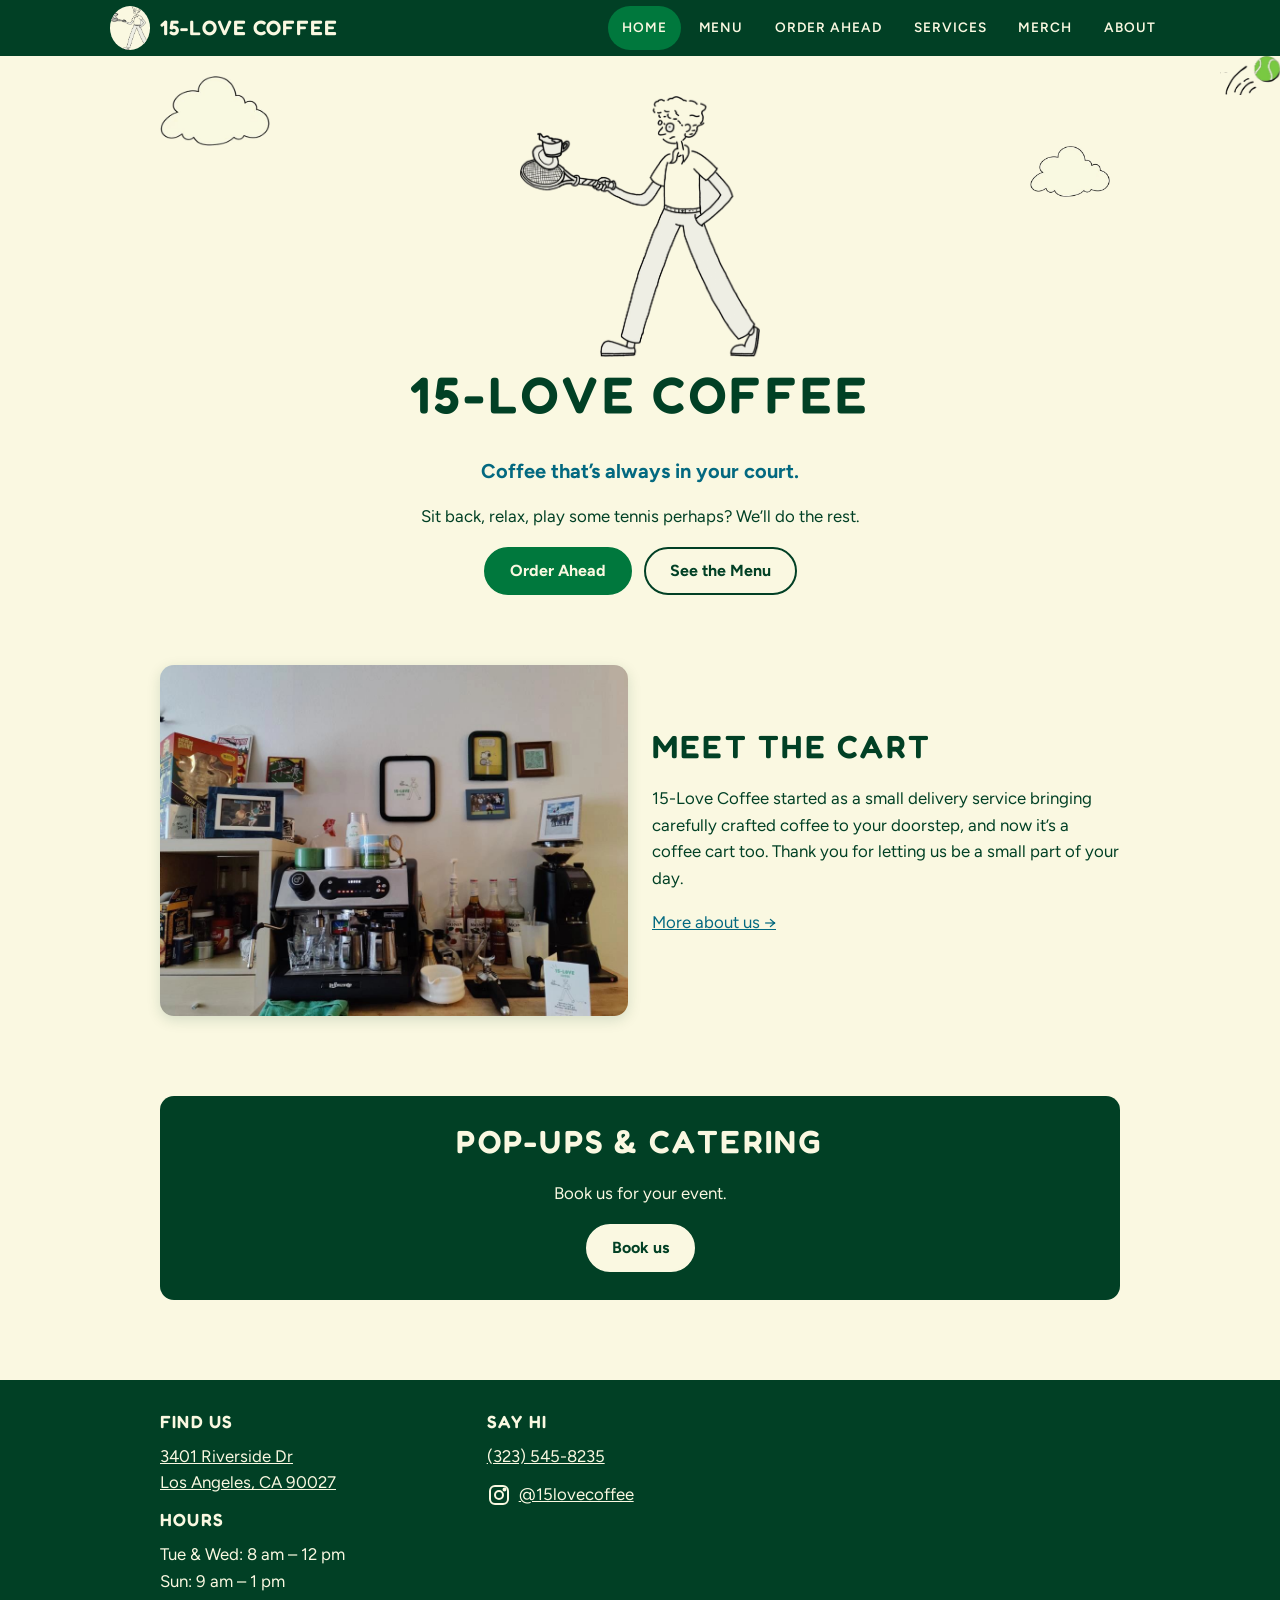
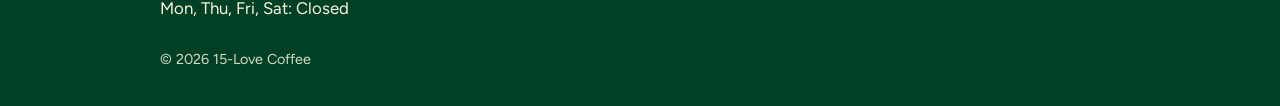
<file: index.html>
<!doctype html>
<html lang="en">
<head>
<meta charset="utf-8">
<meta name="viewport" content="width=device-width, initial-scale=1">
<title>15-Love Coffee | Coffee that's always in your court</title>
<meta name="description" content="Tennis-themed coffee cart and delivery in the LA area. Order ahead by text, check the menu, or book us for your event.">
<meta property="og:title" content="15-Love Coffee | Coffee that's always in your court">
<meta property="og:description" content="Tennis-themed coffee cart and delivery in the LA area. Order ahead by text, check the menu, or book us for your event.">
<meta property="og:image" content="images/logo-mascot.jpg">
<meta property="og:type" content="website">
<link rel="icon" href="images/cutouts/logo-mascot.png">
<link rel="apple-touch-icon" href="images/cutouts/logo-mascot.png">
<link rel="preconnect" href="https://fonts.googleapis.com">
<link rel="preconnect" href="https://fonts.gstatic.com" crossorigin>
<link href="https://fonts.googleapis.com/css2?family=Fredoka:wght@600&family=Figtree:wght@400;500;600;700&display=swap" rel="stylesheet">
<link rel="stylesheet" href="css/styles.css">
</head>
<body>
<a class="skip" href="#main">Skip to content</a>
<header class="site-header">
  <div class="bar">
    <a class="brand" href="index.html"><img src="images/cutouts/logo-mascot.png" width="40" height="44" alt="">15-Love Coffee</a>
    <button class="nav-toggle" aria-expanded="false" aria-controls="site-nav" aria-label="Menu"><svg width="26" height="26" viewBox="0 0 24 24" fill="none" stroke="currentColor" stroke-width="2.5" stroke-linecap="round" aria-hidden="true"><path class="l1" d="M4 7h16"/><path class="l2" d="M4 12h16"/><path class="l3" d="M4 17h16"/></svg></button>
    <nav class="nav" id="site-nav" aria-label="Main"><ul><li><a href="index.html" aria-current="page">Home</a></li><li><a href="menu.html">Menu</a></li><li><a href="order.html">Order Ahead</a></li><li><a href="services.html">Services</a></li><li><a href="merch.html">Merch</a></li><li><a href="about.html">About</a></li></ul></nav>
  </div>
  <img class="header-ball" src="images/cutouts/cartoon-tennis-ball.png" width="60" height="39" alt="" aria-hidden="true">
</header>
<main id="main">

<section class="hero container">
  <img class="cloud l" src="images/cutouts/cartoon-cloud.png" width="264" height="167" alt="" aria-hidden="true">
  <img class="cloud r" src="images/cutouts/cartoon-cloud.png" width="264" height="167" alt="" aria-hidden="true">
  <img class="mascot" src="images/cutouts/logo-mascot.png" width="1006" height="1095" alt="15-Love Coffee mascot: a tennis player holding a coffee cup on a racket">
  <h1>15-Love Coffee</h1>
  <p class="tagline">Coffee that&rsquo;s always in your court.</p>
  <p>Sit back, relax, play some tennis perhaps? We&rsquo;ll do the rest.</p>
  <div class="btn-row" style="justify-content:center"><a class="btn" href="order.html">Order Ahead</a><a class="btn secondary" href="menu.html">See the Menu</a></div>
</section>
<section class="section container split">
  <img src="images/gallery-coffee-bar.jpg" width="1000" height="750" loading="lazy" alt="Bernie&rsquo;s espresso setup at the 15-Love Coffee cart">
  <div>
    <h2>Meet the cart</h2>
    <p>15-Love Coffee started as a small delivery service bringing carefully crafted coffee to your doorstep, and now it&rsquo;s a coffee cart too. Thank you for letting us be a small part of your day.</p>
    <p><a href="about.html">More about us &rarr;</a></p>
  </div>
</section>
<!-- Gallery grid goes here once more photos are added to images/gallery/ -->
<section class="section container">
  <div class="teaser"><h2>Pop-ups &amp; catering</h2><p>Book us for your event.</p><a class="btn" href="services.html">Book us</a></div>
</section>
</main>
<footer class="site-footer">
  <div class="container">
    <div><h2>Find us</h2><p><a href="https://www.google.com/maps/search/?api=1&amp;query=3401+Riverside+Dr+Los+Angeles+CA+90027" target="_blank" rel="noopener">3401 Riverside Dr<br>Los Angeles, CA 90027</a></p>
      <h2 style="margin-top:14px">Hours</h2><p>Tue &amp; Wed: 8 am &ndash; 12 pm<br>Sun: 9 am &ndash; 1 pm<br>Mon, Thu, Fri, Sat: Closed</p></div>
    <div><h2>Say hi</h2><p><a href="tel:+13235458235">(323) 545-8235</a></p><p><a class="ig-link" href="https://www.instagram.com/15lovecoffee" target="_blank" rel="noopener"><svg width="24" height="24" viewBox="0 0 24 24" fill="none" stroke="currentColor" stroke-width="2" aria-hidden="true"><rect x="3" y="3" width="18" height="18" rx="5"/><circle cx="12" cy="12" r="4"/><circle cx="17.5" cy="6.5" r="1" fill="currentColor"/></svg> @15lovecoffee</a></p></div>
    <p class="copy">&copy; 2026 15-Love Coffee</p>
  </div>
</footer>
<script src="js/main.js"></script>
</body>
</html>
</file>
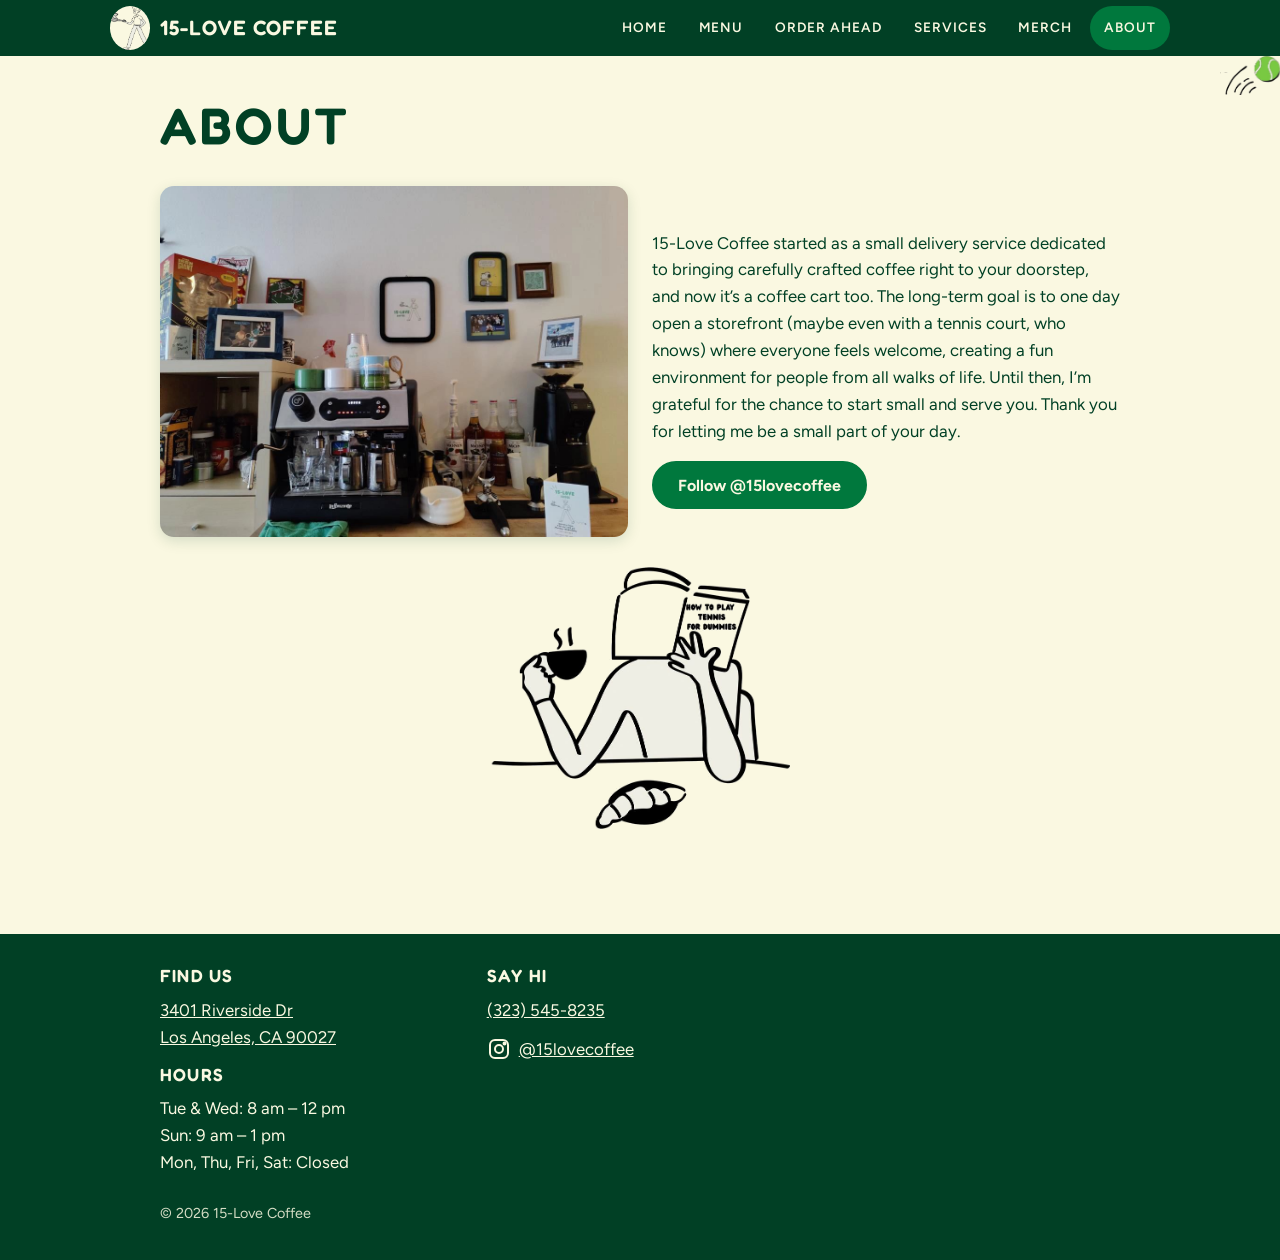
<file: about.html>
<!doctype html>
<html lang="en">
<head>
<meta charset="utf-8">
<meta name="viewport" content="width=device-width, initial-scale=1">
<title>About | 15-Love Coffee</title>
<meta name="description" content="The story behind 15-Love Coffee, a tennis-themed coffee cart and delivery service in LA.">
<meta property="og:title" content="About | 15-Love Coffee">
<meta property="og:description" content="The story behind 15-Love Coffee, a tennis-themed coffee cart and delivery service in LA.">
<meta property="og:image" content="images/logo-mascot.jpg">
<meta property="og:type" content="website">
<link rel="icon" href="images/cutouts/logo-mascot.png">
<link rel="apple-touch-icon" href="images/cutouts/logo-mascot.png">
<link rel="preconnect" href="https://fonts.googleapis.com">
<link rel="preconnect" href="https://fonts.gstatic.com" crossorigin>
<link href="https://fonts.googleapis.com/css2?family=Fredoka:wght@600&family=Figtree:wght@400;500;600;700&display=swap" rel="stylesheet">
<link rel="stylesheet" href="css/styles.css">
</head>
<body>
<a class="skip" href="#main">Skip to content</a>
<header class="site-header">
  <div class="bar">
    <a class="brand" href="index.html"><img src="images/cutouts/logo-mascot.png" width="40" height="44" alt="">15-Love Coffee</a>
    <button class="nav-toggle" aria-expanded="false" aria-controls="site-nav" aria-label="Menu"><svg width="26" height="26" viewBox="0 0 24 24" fill="none" stroke="currentColor" stroke-width="2.5" stroke-linecap="round" aria-hidden="true"><path class="l1" d="M4 7h16"/><path class="l2" d="M4 12h16"/><path class="l3" d="M4 17h16"/></svg></button>
    <nav class="nav" id="site-nav" aria-label="Main"><ul><li><a href="index.html">Home</a></li><li><a href="menu.html">Menu</a></li><li><a href="order.html">Order Ahead</a></li><li><a href="services.html">Services</a></li><li><a href="merch.html">Merch</a></li><li><a href="about.html" aria-current="page">About</a></li></ul></nav>
  </div>
  <img class="header-ball" src="images/cutouts/cartoon-tennis-ball.png" width="60" height="39" alt="" aria-hidden="true">
</header>
<main id="main">

<section class="section container">
  <h1>About</h1>
  <div class="split">
    <img src="images/gallery-coffee-bar.jpg" width="1000" height="750" loading="lazy" alt="Bernie&rsquo;s espresso setup at the 15-Love Coffee cart">
    <div>
      <p>15-Love Coffee started as a small delivery service dedicated to bringing carefully crafted coffee right to your doorstep, and now it&rsquo;s a coffee cart too. The long-term goal is to one day open a storefront (maybe even with a tennis court, who knows) where everyone feels welcome, creating a fun environment for people from all walks of life. Until then, I&rsquo;m grateful for the chance to start small and serve you. Thank you for letting me be a small part of your day.</p>
      <div class="btn-row"><a class="btn" href="https://www.instagram.com/15lovecoffee" target="_blank" rel="noopener">Follow @15lovecoffee</a></div>
    </div>
  </div>
  <p style="text-align:center;margin-top:30px"><img class="reader" src="images/cutouts/cartoon-reader-croissant.png" width="703" height="616" loading="lazy" alt="" aria-hidden="true"></p>
</section>
</main>
<footer class="site-footer">
  <div class="container">
    <div><h2>Find us</h2><p><a href="https://www.google.com/maps/search/?api=1&amp;query=3401+Riverside+Dr+Los+Angeles+CA+90027" target="_blank" rel="noopener">3401 Riverside Dr<br>Los Angeles, CA 90027</a></p>
      <h2 style="margin-top:14px">Hours</h2><p>Tue &amp; Wed: 8 am &ndash; 12 pm<br>Sun: 9 am &ndash; 1 pm<br>Mon, Thu, Fri, Sat: Closed</p></div>
    <div><h2>Say hi</h2><p><a href="tel:+13235458235">(323) 545-8235</a></p><p><a class="ig-link" href="https://www.instagram.com/15lovecoffee" target="_blank" rel="noopener"><svg width="24" height="24" viewBox="0 0 24 24" fill="none" stroke="currentColor" stroke-width="2" aria-hidden="true"><rect x="3" y="3" width="18" height="18" rx="5"/><circle cx="12" cy="12" r="4"/><circle cx="17.5" cy="6.5" r="1" fill="currentColor"/></svg> @15lovecoffee</a></p></div>
    <p class="copy">&copy; 2026 15-Love Coffee</p>
  </div>
</footer>
<script src="js/main.js"></script>
</body>
</html>
</file>
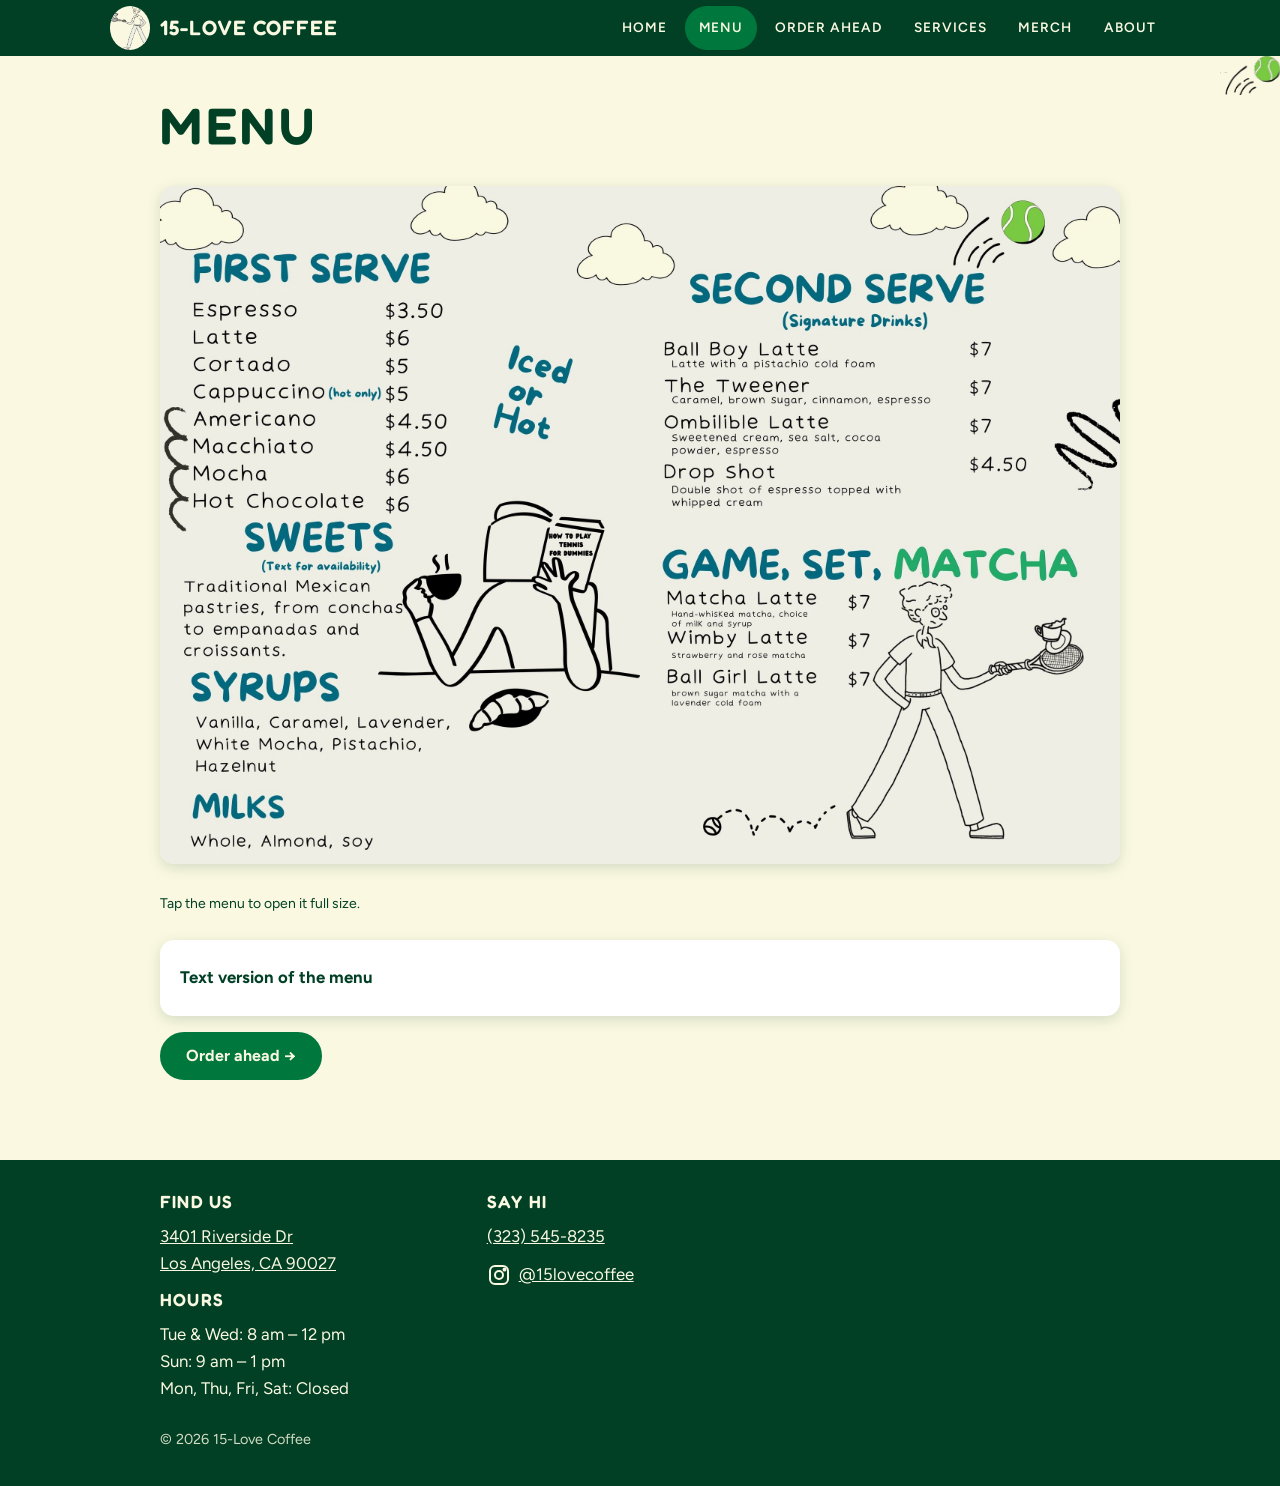
<file: menu.html>
<!doctype html>
<html lang="en">
<head>
<meta charset="utf-8">
<meta name="viewport" content="width=device-width, initial-scale=1">
<title>Menu | 15-Love Coffee</title>
<meta name="description" content="The full 15-Love Coffee menu: First Serve classics, Second Serve signature drinks, and matcha.">
<meta property="og:title" content="Menu | 15-Love Coffee">
<meta property="og:description" content="The full 15-Love Coffee menu: First Serve classics, Second Serve signature drinks, and matcha.">
<meta property="og:image" content="images/logo-mascot.jpg">
<meta property="og:type" content="website">
<link rel="icon" href="images/cutouts/logo-mascot.png">
<link rel="apple-touch-icon" href="images/cutouts/logo-mascot.png">
<link rel="preconnect" href="https://fonts.googleapis.com">
<link rel="preconnect" href="https://fonts.gstatic.com" crossorigin>
<link href="https://fonts.googleapis.com/css2?family=Fredoka:wght@600&family=Figtree:wght@400;500;600;700&display=swap" rel="stylesheet">
<link rel="stylesheet" href="css/styles.css">
</head>
<body>
<a class="skip" href="#main">Skip to content</a>
<header class="site-header">
  <div class="bar">
    <a class="brand" href="index.html"><img src="images/cutouts/logo-mascot.png" width="40" height="44" alt="">15-Love Coffee</a>
    <button class="nav-toggle" aria-expanded="false" aria-controls="site-nav" aria-label="Menu"><svg width="26" height="26" viewBox="0 0 24 24" fill="none" stroke="currentColor" stroke-width="2.5" stroke-linecap="round" aria-hidden="true"><path class="l1" d="M4 7h16"/><path class="l2" d="M4 12h16"/><path class="l3" d="M4 17h16"/></svg></button>
    <nav class="nav" id="site-nav" aria-label="Main"><ul><li><a href="index.html">Home</a></li><li><a href="menu.html" aria-current="page">Menu</a></li><li><a href="order.html">Order Ahead</a></li><li><a href="services.html">Services</a></li><li><a href="merch.html">Merch</a></li><li><a href="about.html">About</a></li></ul></nav>
  </div>
  <img class="header-ball" src="images/cutouts/cartoon-tennis-ball.png" width="60" height="39" alt="" aria-hidden="true">
</header>
<main id="main">

<section class="section container">
  <h1>Menu</h1>
  <a class="menu-img-link" href="images/menu.jpg" target="_blank" rel="noopener" aria-label="Open the full-size menu in a new tab">
    <img class="menu-img" src="images/menu.jpg" width="2560" height="1810" alt="15-Love Coffee menu flyer listing First Serve drinks, Second Serve signature drinks, Game Set Matcha, sweets, syrups and milks. Full text version is below.">
  </a>
  <p><small>Tap the menu to open it full size.</small></p>
  <details class="text-menu"><summary>Text version of the menu</summary>
    <h2>First Serve</h2><p>Iced or hot</p>
    <ul><li>Espresso $3.50</li><li>Latte $6</li><li>Cortado $5</li><li>Cappuccino (hot only) $5</li><li>Americano $4.50</li><li>Macchiato $4.50</li><li>Mocha $6</li><li>Hot Chocolate $6</li></ul>
    <h2>Second Serve: Signature Drinks</h2>
    <ul><li>Ball Boy Latte $7: latte with pistachio cold foam</li><li>The Tweener $7: caramel, brown sugar, cinnamon, espresso</li><li>Ombilible Latte $7: sweetened cream, sea salt, cocoa powder, espresso</li><li>Drop Shot $4.50: double shot of espresso topped with whipped cream</li></ul>
    <h2>Game, Set, Matcha</h2>
    <ul><li>Matcha Latte $7: hand-whisked matcha, choice of milk and syrup</li><li>Wimby Latte $7: strawberry and rose matcha</li><li>Ball Girl Latte $7: brown sugar matcha with lavender cold foam</li></ul>
    <h2>Sweets</h2><p>Traditional Mexican pastries, from conchas to empanadas and croissants. Text for availability.</p>
    <h2>Syrups</h2><p>Vanilla, Caramel, Lavender, White Mocha, Pistachio, Hazelnut</p>
    <h2>Milks</h2><p>Whole, Oat, Almond</p>
  </details>
  <div class="btn-row"><a class="btn" href="order.html">Order ahead &rarr;</a></div>
</section>
</main>
<footer class="site-footer">
  <div class="container">
    <div><h2>Find us</h2><p><a href="https://www.google.com/maps/search/?api=1&amp;query=3401+Riverside+Dr+Los+Angeles+CA+90027" target="_blank" rel="noopener">3401 Riverside Dr<br>Los Angeles, CA 90027</a></p>
      <h2 style="margin-top:14px">Hours</h2><p>Tue &amp; Wed: 8 am &ndash; 12 pm<br>Sun: 9 am &ndash; 1 pm<br>Mon, Thu, Fri, Sat: Closed</p></div>
    <div><h2>Say hi</h2><p><a href="tel:+13235458235">(323) 545-8235</a></p><p><a class="ig-link" href="https://www.instagram.com/15lovecoffee" target="_blank" rel="noopener"><svg width="24" height="24" viewBox="0 0 24 24" fill="none" stroke="currentColor" stroke-width="2" aria-hidden="true"><rect x="3" y="3" width="18" height="18" rx="5"/><circle cx="12" cy="12" r="4"/><circle cx="17.5" cy="6.5" r="1" fill="currentColor"/></svg> @15lovecoffee</a></p></div>
    <p class="copy">&copy; 2026 15-Love Coffee</p>
  </div>
</footer>
<script src="js/main.js"></script>
</body>
</html>
</file>
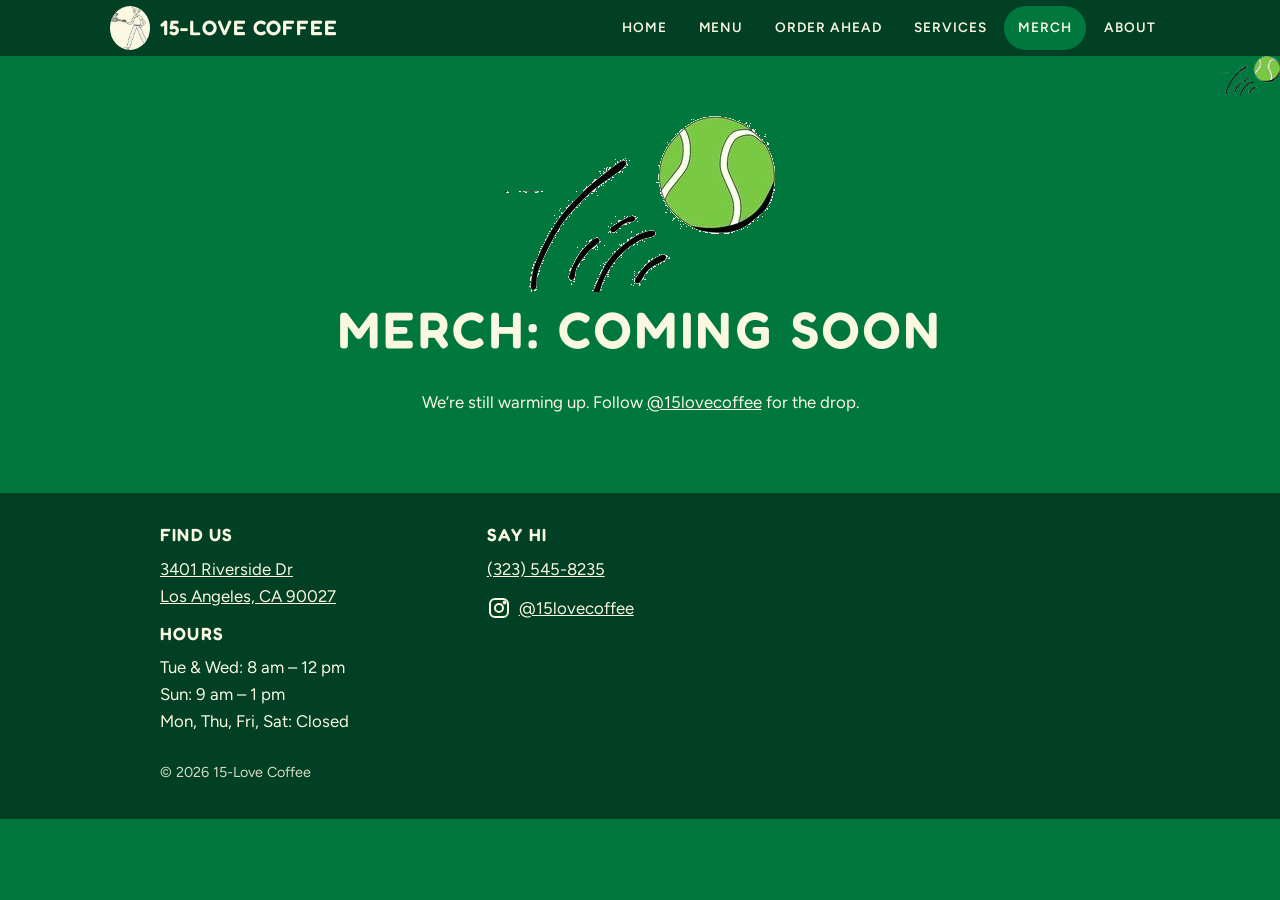
<file: merch.html>
<!doctype html>
<html lang="en">
<head>
<meta charset="utf-8">
<meta name="viewport" content="width=device-width, initial-scale=1">
<title>Merch | 15-Love Coffee</title>
<meta name="description" content="15-Love Coffee merch is coming soon. Follow @15lovecoffee for the drop.">
<meta property="og:title" content="Merch | 15-Love Coffee">
<meta property="og:description" content="15-Love Coffee merch is coming soon. Follow @15lovecoffee for the drop.">
<meta property="og:image" content="images/logo-mascot.jpg">
<meta property="og:type" content="website">
<link rel="icon" href="images/cutouts/logo-mascot.png">
<link rel="apple-touch-icon" href="images/cutouts/logo-mascot.png">
<link rel="preconnect" href="https://fonts.googleapis.com">
<link rel="preconnect" href="https://fonts.gstatic.com" crossorigin>
<link href="https://fonts.googleapis.com/css2?family=Fredoka:wght@600&family=Figtree:wght@400;500;600;700&display=swap" rel="stylesheet">
<link rel="stylesheet" href="css/styles.css">
</head>
<body class="merch">
<a class="skip" href="#main">Skip to content</a>
<header class="site-header">
  <div class="bar">
    <a class="brand" href="index.html"><img src="images/cutouts/logo-mascot.png" width="40" height="44" alt="">15-Love Coffee</a>
    <button class="nav-toggle" aria-expanded="false" aria-controls="site-nav" aria-label="Menu"><svg width="26" height="26" viewBox="0 0 24 24" fill="none" stroke="currentColor" stroke-width="2.5" stroke-linecap="round" aria-hidden="true"><path class="l1" d="M4 7h16"/><path class="l2" d="M4 12h16"/><path class="l3" d="M4 17h16"/></svg></button>
    <nav class="nav" id="site-nav" aria-label="Main"><ul><li><a href="index.html">Home</a></li><li><a href="menu.html">Menu</a></li><li><a href="order.html">Order Ahead</a></li><li><a href="services.html">Services</a></li><li><a href="merch.html" aria-current="page">Merch</a></li><li><a href="about.html">About</a></li></ul></nav>
  </div>
  <img class="header-ball" src="images/cutouts/cartoon-tennis-ball.png" width="60" height="39" alt="" aria-hidden="true">
</header>
<main id="main">

<section class="container">
  <img src="images/cutouts/cartoon-tennis-ball.png" width="270" height="176" alt="" aria-hidden="true">
  <h1>Merch: coming soon</h1>
  <p>We&rsquo;re still warming up. Follow <a href="https://www.instagram.com/15lovecoffee" target="_blank" rel="noopener">@15lovecoffee</a> for the drop.</p>
</section>
</main>
<footer class="site-footer">
  <div class="container">
    <div><h2>Find us</h2><p><a href="https://www.google.com/maps/search/?api=1&amp;query=3401+Riverside+Dr+Los+Angeles+CA+90027" target="_blank" rel="noopener">3401 Riverside Dr<br>Los Angeles, CA 90027</a></p>
      <h2 style="margin-top:14px">Hours</h2><p>Tue &amp; Wed: 8 am &ndash; 12 pm<br>Sun: 9 am &ndash; 1 pm<br>Mon, Thu, Fri, Sat: Closed</p></div>
    <div><h2>Say hi</h2><p><a href="tel:+13235458235">(323) 545-8235</a></p><p><a class="ig-link" href="https://www.instagram.com/15lovecoffee" target="_blank" rel="noopener"><svg width="24" height="24" viewBox="0 0 24 24" fill="none" stroke="currentColor" stroke-width="2" aria-hidden="true"><rect x="3" y="3" width="18" height="18" rx="5"/><circle cx="12" cy="12" r="4"/><circle cx="17.5" cy="6.5" r="1" fill="currentColor"/></svg> @15lovecoffee</a></p></div>
    <p class="copy">&copy; 2026 15-Love Coffee</p>
  </div>
</footer>
<script src="js/main.js"></script>
</body>
</html>
</file>
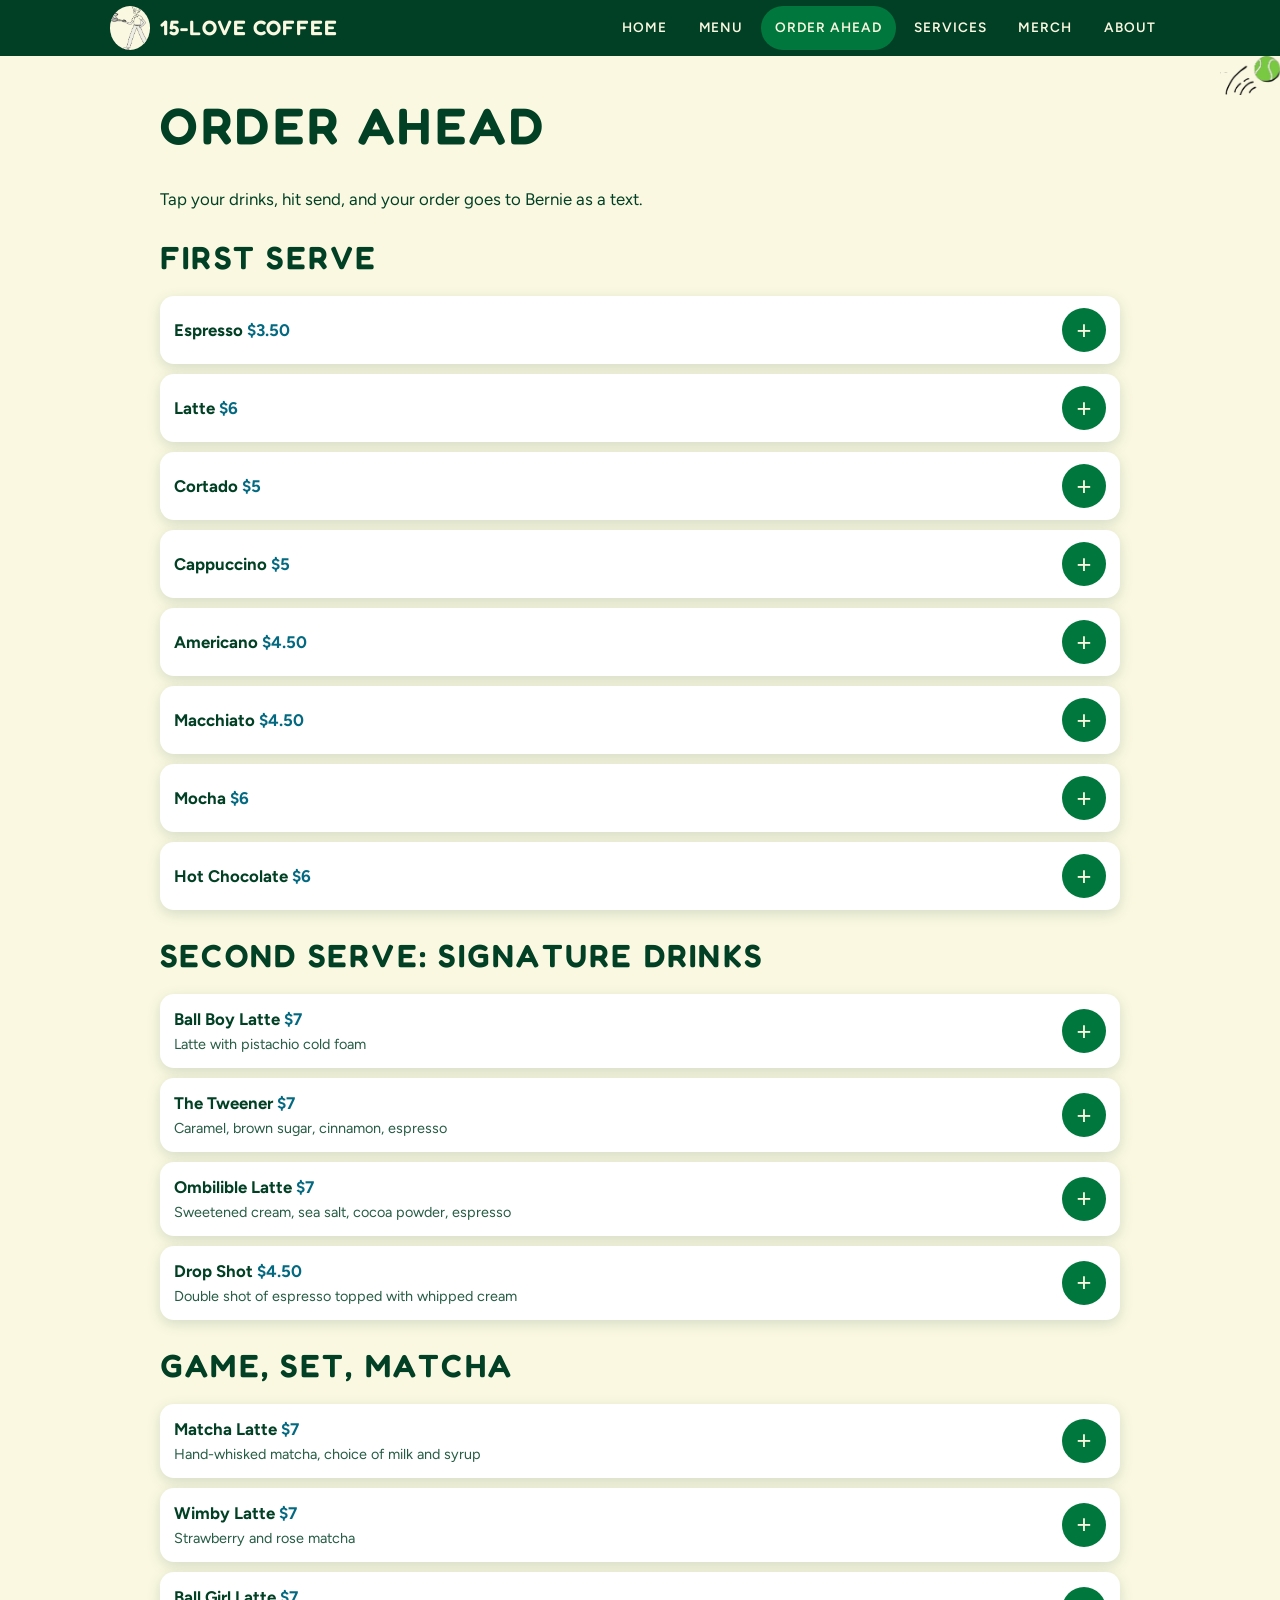
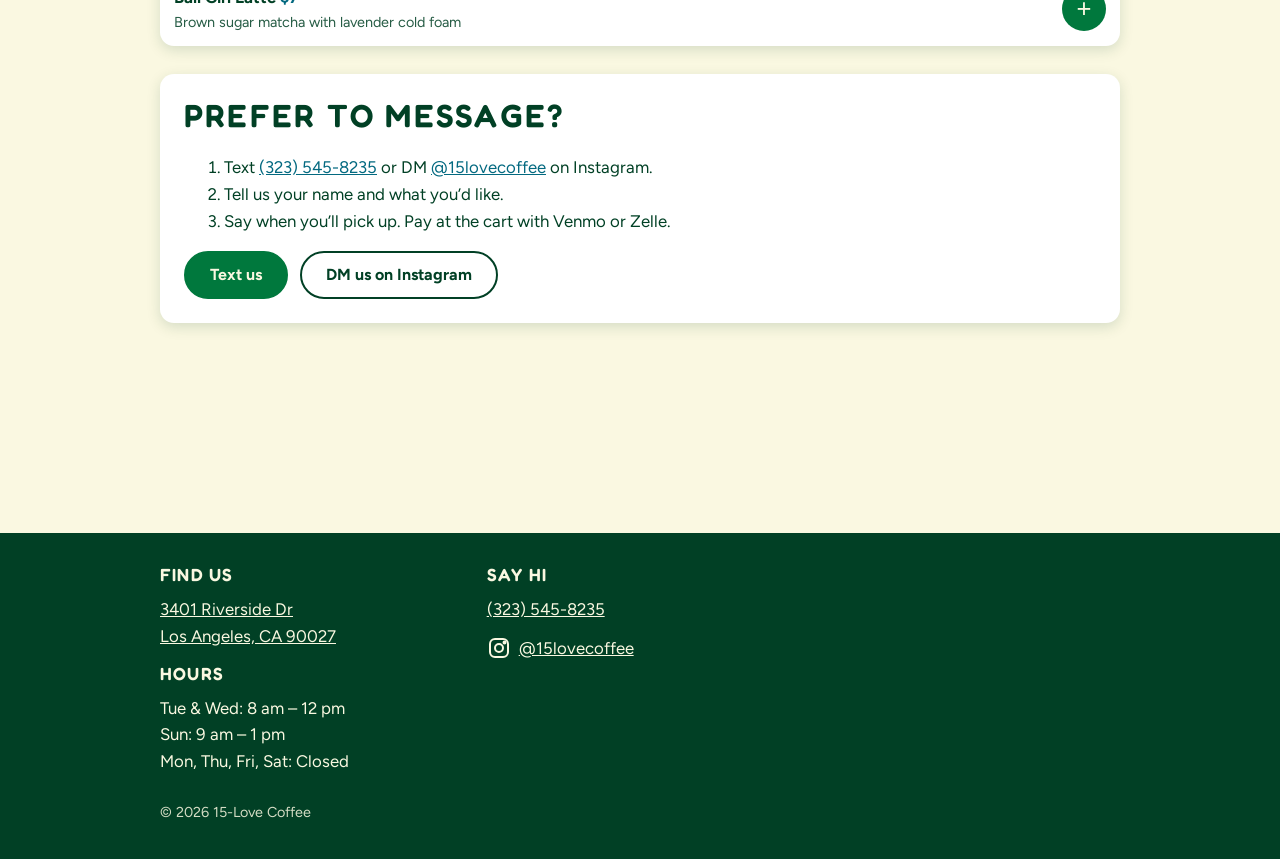
<file: order.html>
<!doctype html>
<html lang="en">
<head>
<meta charset="utf-8">
<meta name="viewport" content="width=device-width, initial-scale=1">
<title>Order Ahead | 15-Love Coffee</title>
<meta name="description" content="Tap your drinks and send your order to Bernie as a text. Fast, free, no account.">
<meta property="og:title" content="Order Ahead | 15-Love Coffee">
<meta property="og:description" content="Tap your drinks and send your order to Bernie as a text. Fast, free, no account.">
<meta property="og:image" content="images/logo-mascot.jpg">
<meta property="og:type" content="website">
<link rel="icon" href="images/cutouts/logo-mascot.png">
<link rel="apple-touch-icon" href="images/cutouts/logo-mascot.png">
<link rel="preconnect" href="https://fonts.googleapis.com">
<link rel="preconnect" href="https://fonts.gstatic.com" crossorigin>
<link href="https://fonts.googleapis.com/css2?family=Fredoka:wght@600&family=Figtree:wght@400;500;600;700&display=swap" rel="stylesheet">
<link rel="stylesheet" href="css/styles.css">
</head>
<body>
<a class="skip" href="#main">Skip to content</a>
<header class="site-header">
  <div class="bar">
    <a class="brand" href="index.html"><img src="images/cutouts/logo-mascot.png" width="40" height="44" alt="">15-Love Coffee</a>
    <button class="nav-toggle" aria-expanded="false" aria-controls="site-nav" aria-label="Menu"><svg width="26" height="26" viewBox="0 0 24 24" fill="none" stroke="currentColor" stroke-width="2.5" stroke-linecap="round" aria-hidden="true"><path class="l1" d="M4 7h16"/><path class="l2" d="M4 12h16"/><path class="l3" d="M4 17h16"/></svg></button>
    <nav class="nav" id="site-nav" aria-label="Main"><ul><li><a href="index.html">Home</a></li><li><a href="menu.html">Menu</a></li><li><a href="order.html" aria-current="page">Order Ahead</a></li><li><a href="services.html">Services</a></li><li><a href="merch.html">Merch</a></li><li><a href="about.html">About</a></li></ul></nav>
  </div>
  <img class="header-ball" src="images/cutouts/cartoon-tennis-ball.png" width="60" height="39" alt="" aria-hidden="true">
</header>
<main id="main">

<section class="section container order-wrap">
  <h1>Order Ahead</h1>
  <p>Tap your drinks, hit send, and your order goes to Bernie as a text.</p>
  <noscript><div class="noscript">This page needs JavaScript. No problem: <a href="https://ig.me/m/15lovecoffee">DM us on Instagram</a> or text <a href="sms:+13235458235">(323) 545-8235</a>.</div></noscript>
  <div id="last-order" class="last-order hidden"></div>
  <div id="drink-list"></div>
  <section class="card" style="margin-top:28px">
    <h2>Prefer to message?</h2>
    <ol><li>Text <a href="sms:+13235458235">(323) 545-8235</a> or DM <a href="https://ig.me/m/15lovecoffee" target="_blank" rel="noopener">@15lovecoffee</a> on Instagram.</li><li>Tell us your name and what you&rsquo;d like.</li><li>Say when you&rsquo;ll pick up. Pay at the cart with Venmo or Zelle.</li></ol>
    <div class="btn-row"><a class="btn" href="sms:+13235458235">Text us</a><a class="btn secondary" href="https://ig.me/m/15lovecoffee" target="_blank" rel="noopener">DM us on Instagram</a></div>
  </section>
</section>
<div class="summary" id="summary">
  <div class="line"><button type="button" class="toggle" id="sum-toggle" aria-expanded="false" aria-controls="sum-details"></button></div>
  <div class="details" id="sum-details">
    <ul id="sum-items"></ul>
    <div class="field"><label for="o-name">Name (required)</label><input type="text" id="o-name" autocomplete="given-name"><p class="err" id="name-err" aria-live="polite"></p></div>
    <div class="field"><span id="when-l" style="font-weight:700">When</span>
      <div class="chips" role="group" aria-labelledby="when-l">
        <button type="button" class="chip" data-when="ASAP" aria-pressed="true">ASAP</button>
        <button type="button" class="chip" data-when="15 min" aria-pressed="false">15 min</button>
        <button type="button" class="chip" data-when="30 min" aria-pressed="false">30 min</button>
        <button type="button" class="chip" data-when="Pick a time" aria-pressed="false">Pick a time</button>
      </div>
      <div id="time-field" class="hidden"><label for="o-time">Pickup time</label><input type="time" id="o-time"></div></div>
    <div class="field"><label for="o-notes">Notes (optional)</label><input type="text" id="o-notes"></div>
    <p>Pickup at the cart. Pay there with Venmo or Zelle. Total is an estimate.</p>
  </div>
  <div class="send-pair"><button type="button" class="btn" id="send-order">Send by text</button><button type="button" class="btn secondary" id="send-ig">Send by Instagram</button></div>
</div>
<div class="modal" id="ig-modal" role="dialog" aria-modal="true" aria-labelledby="ig-title" hidden>
  <div class="modal-card">
    <h2 id="ig-title" tabindex="-1">Your order is copied</h2>
    <ol class="steps">
      <li id="ig-step1">Your order is copied. Nothing is sent yet.</li>
      <li>Tap <strong>Open Instagram</strong> below.</li>
      <li><strong>Paste</strong> it into the message box (press and hold, then Paste) and hit <strong>send</strong>.</li>
    </ol>
    <a class="btn" id="ig-open" href="https://ig.me/m/15lovecoffee" target="_blank" rel="noopener">Open Instagram</a>
    <label for="ig-msg" style="margin-top:16px">Your order</label>
    <textarea id="ig-msg" class="msg-box" readonly></textarea>
    <div class="btn-row"><button type="button" class="btn secondary" id="ig-copy">Copy order</button><button type="button" class="btn secondary" id="ig-close">Close</button></div>
    <p id="ig-copy-note" aria-live="polite"></p>
  </div>
</div></div>
</main>
<footer class="site-footer">
  <div class="container">
    <div><h2>Find us</h2><p><a href="https://www.google.com/maps/search/?api=1&amp;query=3401+Riverside+Dr+Los+Angeles+CA+90027" target="_blank" rel="noopener">3401 Riverside Dr<br>Los Angeles, CA 90027</a></p>
      <h2 style="margin-top:14px">Hours</h2><p>Tue &amp; Wed: 8 am &ndash; 12 pm<br>Sun: 9 am &ndash; 1 pm<br>Mon, Thu, Fri, Sat: Closed</p></div>
    <div><h2>Say hi</h2><p><a href="tel:+13235458235">(323) 545-8235</a></p><p><a class="ig-link" href="https://www.instagram.com/15lovecoffee" target="_blank" rel="noopener"><svg width="24" height="24" viewBox="0 0 24 24" fill="none" stroke="currentColor" stroke-width="2" aria-hidden="true"><rect x="3" y="3" width="18" height="18" rx="5"/><circle cx="12" cy="12" r="4"/><circle cx="17.5" cy="6.5" r="1" fill="currentColor"/></svg> @15lovecoffee</a></p></div>
    <p class="copy">&copy; 2026 15-Love Coffee</p>
  </div>
</footer>
<script src="js/main.js"></script>
</body>
</html>
</file>
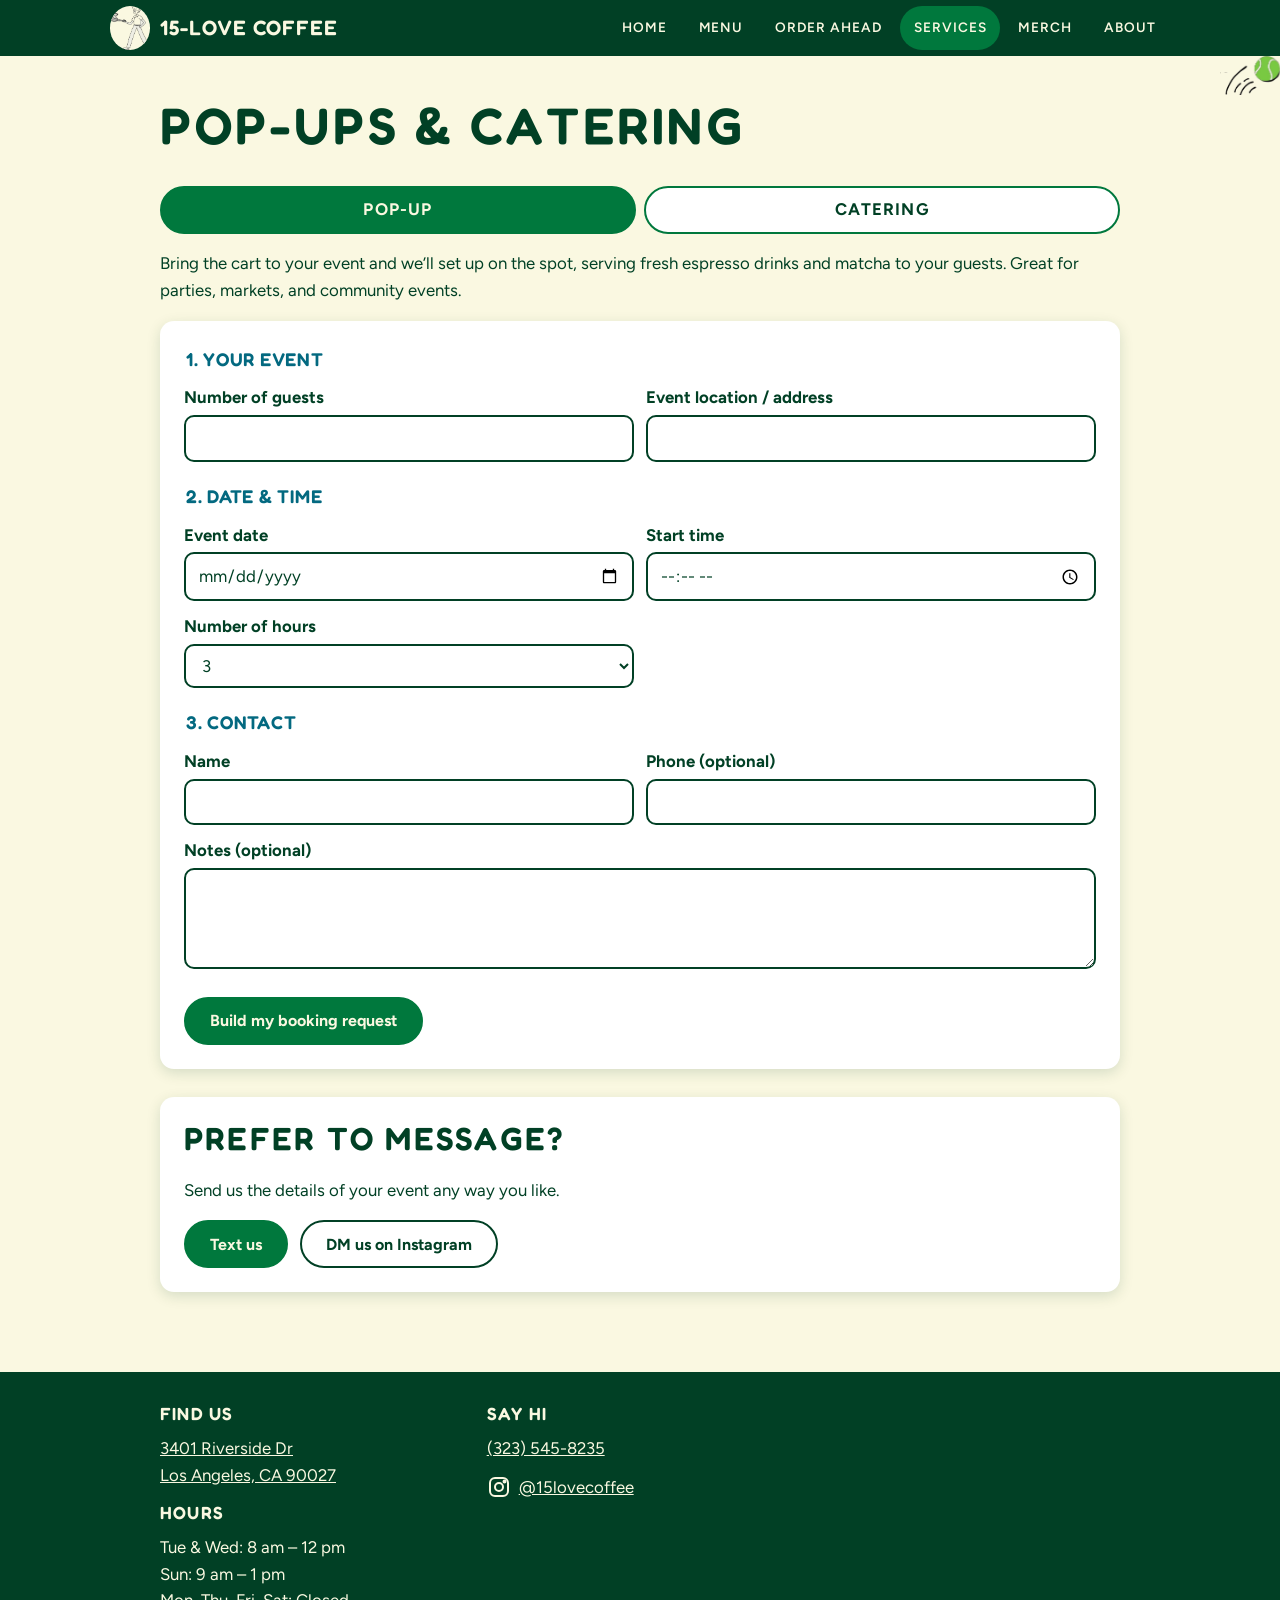
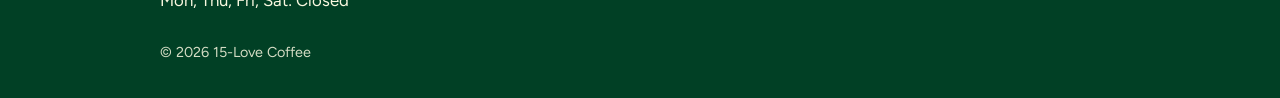
<file: services.html>
<!doctype html>
<html lang="en">
<head>
<meta charset="utf-8">
<meta name="viewport" content="width=device-width, initial-scale=1">
<title>Pop-Ups & Catering | 15-Love Coffee</title>
<meta name="description" content="Book 15-Love Coffee for a pop-up or catered event. Fill out the form and send it to us on Instagram.">
<meta property="og:title" content="Pop-Ups & Catering | 15-Love Coffee">
<meta property="og:description" content="Book 15-Love Coffee for a pop-up or catered event. Fill out the form and send it to us on Instagram.">
<meta property="og:image" content="images/logo-mascot.jpg">
<meta property="og:type" content="website">
<link rel="icon" href="images/cutouts/logo-mascot.png">
<link rel="apple-touch-icon" href="images/cutouts/logo-mascot.png">
<link rel="preconnect" href="https://fonts.googleapis.com">
<link rel="preconnect" href="https://fonts.gstatic.com" crossorigin>
<link href="https://fonts.googleapis.com/css2?family=Fredoka:wght@600&family=Figtree:wght@400;500;600;700&display=swap" rel="stylesheet">
<link rel="stylesheet" href="css/styles.css">
</head>
<body>
<a class="skip" href="#main">Skip to content</a>
<header class="site-header">
  <div class="bar">
    <a class="brand" href="index.html"><img src="images/cutouts/logo-mascot.png" width="40" height="44" alt="">15-Love Coffee</a>
    <button class="nav-toggle" aria-expanded="false" aria-controls="site-nav" aria-label="Menu"><svg width="26" height="26" viewBox="0 0 24 24" fill="none" stroke="currentColor" stroke-width="2.5" stroke-linecap="round" aria-hidden="true"><path class="l1" d="M4 7h16"/><path class="l2" d="M4 12h16"/><path class="l3" d="M4 17h16"/></svg></button>
    <nav class="nav" id="site-nav" aria-label="Main"><ul><li><a href="index.html">Home</a></li><li><a href="menu.html">Menu</a></li><li><a href="order.html">Order Ahead</a></li><li><a href="services.html" aria-current="page">Services</a></li><li><a href="merch.html">Merch</a></li><li><a href="about.html">About</a></li></ul></nav>
  </div>
  <img class="header-ball" src="images/cutouts/cartoon-tennis-ball.png" width="60" height="39" alt="" aria-hidden="true">
</header>
<main id="main">

<section class="section container">
  <h1>Pop-Ups &amp; Catering</h1>
  <noscript><div class="noscript">The booking form needs JavaScript. <a href="https://ig.me/m/15lovecoffee">DM us on Instagram</a> or text <a href="sms:+13235458235">(323) 545-8235</a>.</div></noscript>
  <div class="tabs" role="tablist" aria-label="Service type">
    <button role="tab" id="tab-popup" aria-selected="true" aria-controls="panel-popup" data-service="Pop-Up">Pop-Up</button>
    <button role="tab" id="tab-catering" aria-selected="false" aria-controls="panel-catering" data-service="Catering" tabindex="-1">Catering</button>
  </div>
  <div role="tabpanel" id="panel-popup" aria-labelledby="tab-popup"><p>Bring the cart to your event and we&rsquo;ll set up on the spot, serving fresh espresso drinks and matcha to your guests. Great for parties, markets, and community events.</p></div>
  <div role="tabpanel" id="panel-catering" aria-labelledby="tab-catering" hidden><p>Let us handle the coffee for your group. We bring the setup, the drinks and the tennis-themed fun, so you can enjoy your event. Great for offices, weddings and celebrations.</p></div>
  <!-- To switch to an embedded booking/quote tool later, replace the <form> with the provider's embed <iframe>/script here. -->
  <form id="booking-form" class="card" novalidate>
    <input type="hidden" id="service_type" name="service_type" value="Pop-Up">
    <fieldset><legend>1. Your event</legend>
      <div class="grid2">
        <div><label for="b-guests">Number of guests</label><input type="number" id="b-guests" min="1" required></div>
        <div><label for="b-loc">Event location / address</label><input type="text" id="b-loc" required autocomplete="street-address"></div>
      </div></fieldset>
    <fieldset><legend>2. Date &amp; time</legend>
      <div class="grid2">
        <div><label for="b-date">Event date</label><input type="date" id="b-date" required></div>
        <div><label for="b-time">Start time</label><input type="time" id="b-time" required></div>
        <div><label for="b-hours">Number of hours</label><select id="b-hours"><option>1</option><option>2</option><option selected>3</option><option>4</option><option>5</option><option>6+</option></select></div>
      </div></fieldset>
    <fieldset><legend>3. Contact</legend>
      <div class="grid2">
        <div><label for="b-name">Name</label><input type="text" id="b-name" required autocomplete="name"></div>
        <div><label for="b-phone">Phone (optional)</label><input type="tel" id="b-phone" autocomplete="tel"></div>
      </div>
      <div style="margin-top:12px"><label for="b-notes">Notes (optional)</label><textarea id="b-notes" rows="3"></textarea></div></fieldset>
    <button type="submit" class="btn">Build my booking request</button>
  </form>
  <div class="confirm" id="confirm" hidden>
    <h2 id="confirm-title" tabindex="-1"></h2>
    <div class="btn-row"><a class="btn" href="https://ig.me/m/15lovecoffee" target="_blank" rel="noopener">Open Instagram DMs</a><a class="btn secondary" id="sms-fallback" href="sms:+13235458235">No Instagram? Text it instead</a></div>
    <label for="booking-msg" style="margin-top:16px">Your message</label>
    <textarea id="booking-msg" class="msg-box" readonly></textarea>
    <div class="btn-row"><button type="button" class="btn secondary" id="copy-again">Copy again</button></div><p id="copy-again-note" aria-live="polite"></p>
  </div>
  <section class="card" style="margin-top:28px">
    <h2>Prefer to message?</h2>
    <p>Send us the details of your event any way you like.</p>
    <div class="btn-row"><a class="btn" href="sms:+13235458235">Text us</a><a class="btn secondary" href="https://ig.me/m/15lovecoffee" target="_blank" rel="noopener">DM us on Instagram</a></div>
  </section>
</section>
</main>
<footer class="site-footer">
  <div class="container">
    <div><h2>Find us</h2><p><a href="https://www.google.com/maps/search/?api=1&amp;query=3401+Riverside+Dr+Los+Angeles+CA+90027" target="_blank" rel="noopener">3401 Riverside Dr<br>Los Angeles, CA 90027</a></p>
      <h2 style="margin-top:14px">Hours</h2><p>Tue &amp; Wed: 8 am &ndash; 12 pm<br>Sun: 9 am &ndash; 1 pm<br>Mon, Thu, Fri, Sat: Closed</p></div>
    <div><h2>Say hi</h2><p><a href="tel:+13235458235">(323) 545-8235</a></p><p><a class="ig-link" href="https://www.instagram.com/15lovecoffee" target="_blank" rel="noopener"><svg width="24" height="24" viewBox="0 0 24 24" fill="none" stroke="currentColor" stroke-width="2" aria-hidden="true"><rect x="3" y="3" width="18" height="18" rx="5"/><circle cx="12" cy="12" r="4"/><circle cx="17.5" cy="6.5" r="1" fill="currentColor"/></svg> @15lovecoffee</a></p></div>
    <p class="copy">&copy; 2026 15-Love Coffee</p>
  </div>
</footer>
<script src="js/main.js"></script>
</body>
</html>
</file>
<file: css/styles.css>
:root{--green-dark:#014025;--green:#00783D;--teal:#036980;--cream:#FAF8E1;--white:#FFFFFF;--radius:14px;--shadow:0 4px 14px rgba(1,64,37,.15)}
*{box-sizing:border-box}
html{scroll-behavior:smooth}
body{margin:0;font-family:'Figtree',system-ui,sans-serif;font-size:1.05rem;line-height:1.6;background:var(--cream);color:var(--green-dark);overflow-x:hidden}
h1,h2,h3{font-family:'Fredoka',system-ui,sans-serif;font-weight:600;text-transform:uppercase;letter-spacing:.07em;font-kerning:none;line-height:1.15;color:var(--green-dark);margin:0 0 .6em}
h1{font-size:clamp(2rem,6vw,3.2rem)}h2{font-size:clamp(1.4rem,4vw,2rem)}h3{font-size:1.15rem;color:var(--teal)}
a{color:var(--teal)}
img{max-width:100%;height:auto}
:focus-visible{outline:3px solid var(--teal);outline-offset:2px}
.container{max-width:1000px;margin:0 auto;padding:0 20px}
.section{padding-top:40px;padding-bottom:40px}
.skip{position:absolute;left:-999px;top:0;background:var(--white);padding:8px 12px;z-index:100}.skip:focus{left:8px}
/* header */
.site-header{background:var(--green-dark);color:var(--cream);position:sticky;top:0;z-index:50}
.site-header .bar{display:flex;align-items:center;justify-content:space-between;max-width:1100px;margin:0 auto;padding:6px 20px}
.brand{display:flex;align-items:center;gap:10px;color:var(--cream);text-decoration:none;font-family:'Fredoka',sans-serif;font-weight:600;font-size:1.3rem;text-transform:uppercase;letter-spacing:.04em;min-height:44px}
.brand img{border-radius:50%;background:var(--cream)}
.nav-toggle{display:none;align-items:center;justify-content:center;padding:0;background:none;border:0;color:var(--cream);border-radius:10px;width:46px;height:46px;cursor:pointer;-webkit-tap-highlight-color:transparent}
.nav-toggle svg{display:block}
.nav-toggle path{transform-box:fill-box;transform-origin:center;transition:transform .2s,opacity .2s}
.nav-toggle[aria-expanded=true] .l1{transform:translateY(5px) rotate(45deg)}
.nav-toggle[aria-expanded=true] .l2{opacity:0}
.nav-toggle[aria-expanded=true] .l3{transform:translateY(-5px) rotate(-45deg)}
@media(prefers-reduced-motion:reduce){.nav-toggle path{transition:none}}
.nav ul{list-style:none;display:flex;gap:4px;margin:0;padding:0}
.nav a{display:flex;align-items:center;min-height:44px;padding:0 14px;color:var(--cream);text-decoration:none;font-weight:600;font-size:.85rem;letter-spacing:.07em;text-transform:uppercase;border-radius:999px;-webkit-tap-highlight-color:transparent}
.nav a:hover{background:rgba(250,248,225,.15)}
.nav a[aria-current="page"]{background:var(--green);color:var(--cream)}
.site-header :focus-visible{outline-color:var(--cream)}
.header-ball{position:absolute;right:0;top:100%;width:60px;height:auto;pointer-events:none}
@media(max-width:767px){
 .nav-toggle{display:flex}
 .nav{display:none;width:100%}
 .nav.open{display:block}
 .site-header .bar{flex-wrap:wrap}
 .nav ul{flex-direction:column;padding:4px 0 12px}
 .nav a{padding:0 16px}
 .header-ball{display:none}
}
/* buttons */
.btn{display:inline-flex;align-items:center;justify-content:center;min-height:48px;padding:0 24px;border-radius:999px;background:var(--green);color:var(--cream);font-weight:700;font-size:1rem;text-decoration:none;border:2px solid var(--green);cursor:pointer;font-family:inherit}
.btn:hover{background:var(--green-dark);border-color:var(--green-dark)}
.btn.secondary{background:transparent;color:var(--green-dark);border-color:var(--green-dark)}
.btn.secondary:hover{background:var(--green-dark);color:var(--cream)}
.btn-row{display:flex;flex-wrap:wrap;gap:12px;margin-top:16px}
/* cards */
.card{background:var(--white);border-radius:var(--radius);box-shadow:var(--shadow);padding:24px}
/* hero */
.hero{position:relative;text-align:center;padding-top:40px;padding-bottom:30px}
.hero img.mascot{width:min(240px,60vw);height:auto}
.hero .tagline{font-size:1.25rem;font-weight:700;color:var(--teal);margin:0 0 8px}
.hero .cloud{position:absolute;width:110px;opacity:.9}
.hero .cloud.l{left:2%;top:20px}.hero .cloud.r{right:3%;top:90px;width:80px}
@media(max-width:600px){.hero .cloud{width:70px}.hero .cloud.r{width:50px}}
.split{display:grid;gap:24px;align-items:center}
@media(min-width:768px){.split{grid-template-columns:1fr 1fr}}
.split img{border-radius:var(--radius);box-shadow:var(--shadow)}
.teaser{background:var(--green-dark);color:var(--cream);border-radius:var(--radius);padding:28px;text-align:center}
.teaser h2{color:var(--cream)}
.teaser .btn{background:var(--cream);color:var(--green-dark);border-color:var(--cream)}
/* footer */
.site-footer{background:var(--green-dark);color:var(--cream);padding:32px 0;margin-top:40px}
.site-footer .container{display:grid;gap:20px}
@media(min-width:768px){.site-footer .container{grid-template-columns:repeat(3,1fr)}}
.site-footer h2{color:var(--cream);font-size:1.1rem}
.site-footer a{color:var(--cream)}
.site-footer p{margin:.2em 0}
.ig-link{display:inline-flex;align-items:center;gap:8px;min-height:44px}
.site-footer .copy{grid-column:1/-1;font-size:.9rem;opacity:.85}
/* menu */
.menu-img-link{display:block}
.menu-img{width:100%;max-width:1200px;border-radius:var(--radius);box-shadow:var(--shadow)}
details.text-menu{background:var(--white);border-radius:var(--radius);padding:16px 20px;margin-top:24px;box-shadow:var(--shadow)}
details summary{cursor:pointer;font-weight:700;min-height:44px;display:flex;align-items:center}
.text-menu ul{padding-left:1.2em}
/* order */
.order-wrap{padding-bottom:170px}
.group h2{margin-top:28px}
.drink{display:flex;align-items:center;gap:12px;background:var(--white);border-radius:var(--radius);padding:12px 14px;margin-bottom:10px;box-shadow:var(--shadow);flex-wrap:wrap}
.drink .info{flex:1;min-width:150px}
.drink .name{font-weight:700}
.drink .desc{font-size:.9rem;opacity:.85}
.drink .price{font-weight:700;color:var(--teal)}
.add{width:44px;height:44px;border-radius:50%;background:var(--green);color:var(--cream);border:0;font-size:1.6rem;cursor:pointer;line-height:1}
.stepper{display:none;align-items:center;gap:8px}
.drink.in-cart .stepper{display:flex}.drink.in-cart .add{display:none}
.stepper button{width:44px;height:44px;border-radius:50%;border:2px solid var(--green);background:var(--white);color:var(--green-dark);font-size:1.3rem;cursor:pointer}
.stepper output{min-width:1.5em;text-align:center;font-weight:700}
.cust-toggle{display:none;background:none;border:0;color:var(--teal);text-decoration:underline;min-height:44px;cursor:pointer;font:inherit}
.drink.in-cart .cust-toggle{display:inline-block}
.cust{display:none;width:100%;gap:10px;flex-wrap:wrap}
.drink.in-cart.open .cust{display:flex}
label{font-weight:700;display:block;margin-bottom:4px}
select,input[type=text],input[type=number],input[type=date],input[type=time],input[type=tel],textarea{width:100%;min-height:44px;padding:8px 12px;border:2px solid var(--green-dark);border-radius:10px;font:inherit;background:var(--white);color:var(--green-dark)}
.cust label{flex:1;min-width:110px}
.toggle-row{display:flex;align-items:center;gap:10px;min-height:44px;margin-top:16px}
.toggle-row input{width:24px;height:24px}
.toggle-row label{margin:0}
.last-order:not(.hidden){display:flex;align-items:center;justify-content:space-between;gap:14px}
.last-order .lo-text{flex:1;min-width:0}
.last-order .btn{flex-shrink:0;padding:0 18px}
.last-order{background:var(--white);border:2px dashed var(--green);border-radius:var(--radius);padding:14px 18px;margin-bottom:20px}
.summary{position:fixed;left:0;right:0;bottom:0;background:var(--green-dark);color:var(--cream);z-index:60;box-shadow:0 -4px 14px rgba(0,0,0,.25);display:none}
.summary.show{display:block}
.summary .line{display:flex;align-items:center;justify-content:space-between;gap:10px;max-width:1000px;margin:0 auto;padding:10px 20px}
.summary .toggle{background:none;-webkit-tap-highlight-color:transparent;border:0;color:var(--cream);font:inherit;font-weight:700;min-height:44px;cursor:pointer;text-align:left;flex:1}
.summary .btn{background:var(--cream);color:var(--green-dark);border-color:var(--cream)}
.summary .btn:hover{background:var(--white);border-color:var(--white)}
.summary .btn.secondary{background:transparent;color:var(--cream);border-color:var(--cream)}
.summary .btn.secondary:hover{background:var(--cream);color:var(--green-dark)}
.send-pair{display:flex;gap:10px;max-width:1000px;margin:0 auto;padding:0 20px 12px}
.send-pair .btn{flex:1;padding:0 10px;font-size:.95rem}
.modal{position:fixed;inset:0;background:rgba(1,64,37,.75);z-index:100;display:flex;align-items:center;justify-content:center;padding:16px;overflow:auto}
.modal[hidden]{display:none}
.modal-card{background:var(--white);color:var(--green-dark);border-radius:var(--radius);padding:24px;max-width:480px;width:100%;max-height:100%;overflow:auto}
.modal-card h2{text-transform:none;letter-spacing:0}
.steps{padding-left:1.3em;margin:0 0 16px}.steps li{margin-bottom:6px}
.modal-card .btn{width:100%;white-space:nowrap}
.modal-card .btn-row .btn{width:auto;flex:1}
.summary .details{display:none;max-width:1000px;margin:0 auto;padding:0 20px 16px;max-height:45vh;overflow:auto}
.summary.expanded .details{display:block}
.summary label{color:var(--cream)}
.summary ul{margin:0 0 12px;padding-left:1.2em}
.chips{display:flex;flex-wrap:wrap;gap:8px;margin-bottom:10px}
.chip{min-height:44px;padding:0 16px;border-radius:999px;border:2px solid var(--cream);background:transparent;color:var(--cream);font:inherit;font-weight:700;cursor:pointer}
.chip[aria-pressed="true"]{background:var(--cream);color:var(--green-dark)}
.field{margin-bottom:12px}
.msg-box{width:100%;min-height:150px;font-family:monospace;font-size:.95rem}
.hidden{display:none!important}
.noscript{background:var(--white);border:2px solid var(--teal);padding:14px;border-radius:var(--radius);margin-bottom:20px}
/* services */
.tabs{display:flex;gap:8px;margin-bottom:16px;flex-wrap:wrap}
.tabs [role=tab]{font-weight:600;font-size:.9rem;letter-spacing:.07em;text-transform:uppercase;flex:1;min-height:48px;padding:0 20px;border-radius:999px;border:2px solid var(--green);background:var(--white);color:var(--green-dark);font:inherit;font-weight:700;cursor:pointer}
.tabs [role=tab][aria-selected=true]{background:var(--green);color:var(--cream)}
fieldset{border:0;padding:0;margin:0 0 20px}
legend{font-family:'Fredoka',sans-serif;font-weight:600;text-transform:uppercase;letter-spacing:.04em;color:var(--teal);font-size:1.15rem;margin-bottom:10px}
.grid2{display:grid;gap:12px}
@media(min-width:600px){.grid2{grid-template-columns:1fr 1fr}}
.confirm{background:var(--white);border:3px solid var(--green);border-radius:var(--radius);padding:24px;margin-top:20px}
.confirm h2{text-transform:none}
.err{color:#9b1c1c;font-weight:700;margin:4px 0 0}
/* merch */
body.merch{background:var(--green);color:var(--cream)}
body.merch main{text-align:center;padding:60px 0}
body.merch h1,body.merch p{color:var(--cream)}
body.merch .site-footer{margin-top:0}
body.merch .site-header,body.merch .site-footer{background:var(--green-dark)}
body.merch a{color:var(--cream)}
.reader{max-width:300px;width:100%;height:auto}
@media(prefers-reduced-motion:reduce){html{scroll-behavior:auto}}
/* Clickable things show a pointer cursor */
a[href],button,[role=tab],summary,select,input[type=checkbox],input[type=radio],input[type=date],input[type=time],label[for]{cursor:pointer}
button:disabled,[aria-disabled=true]{cursor:not-allowed}
</file>
